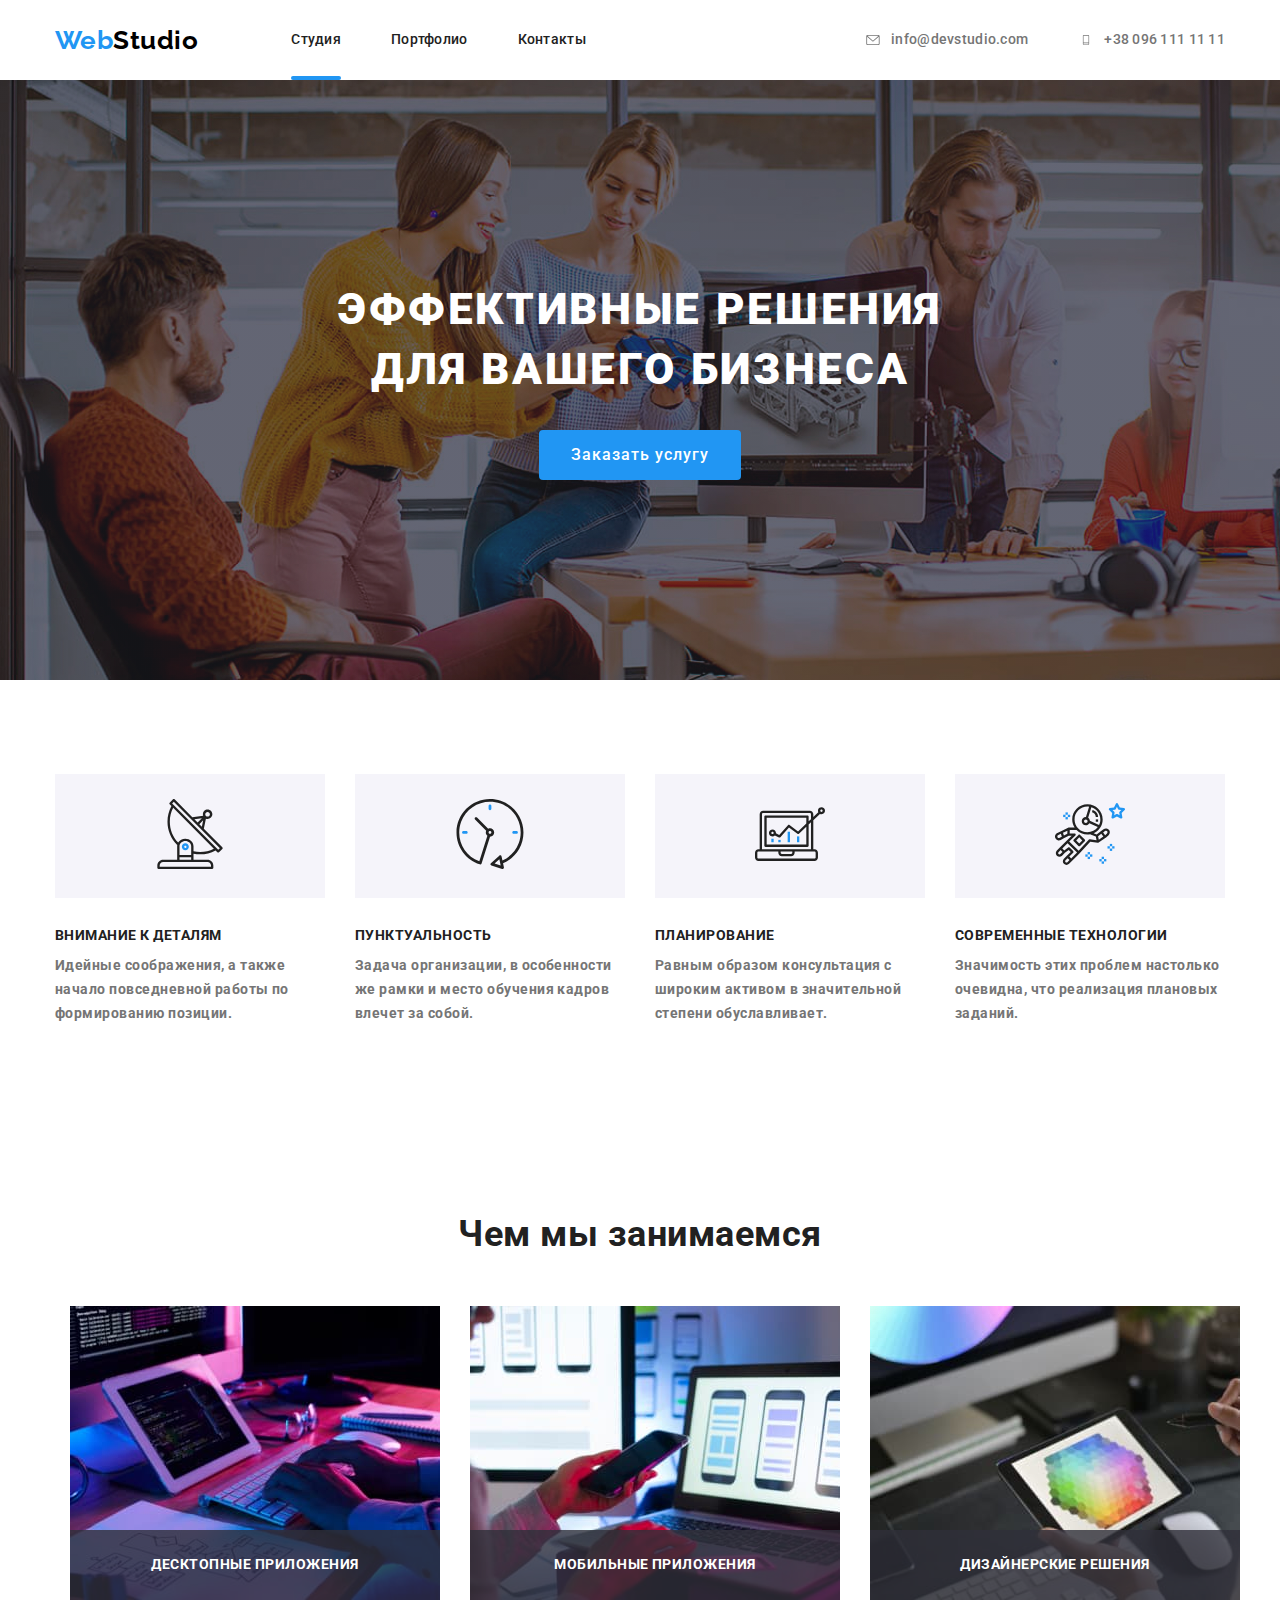
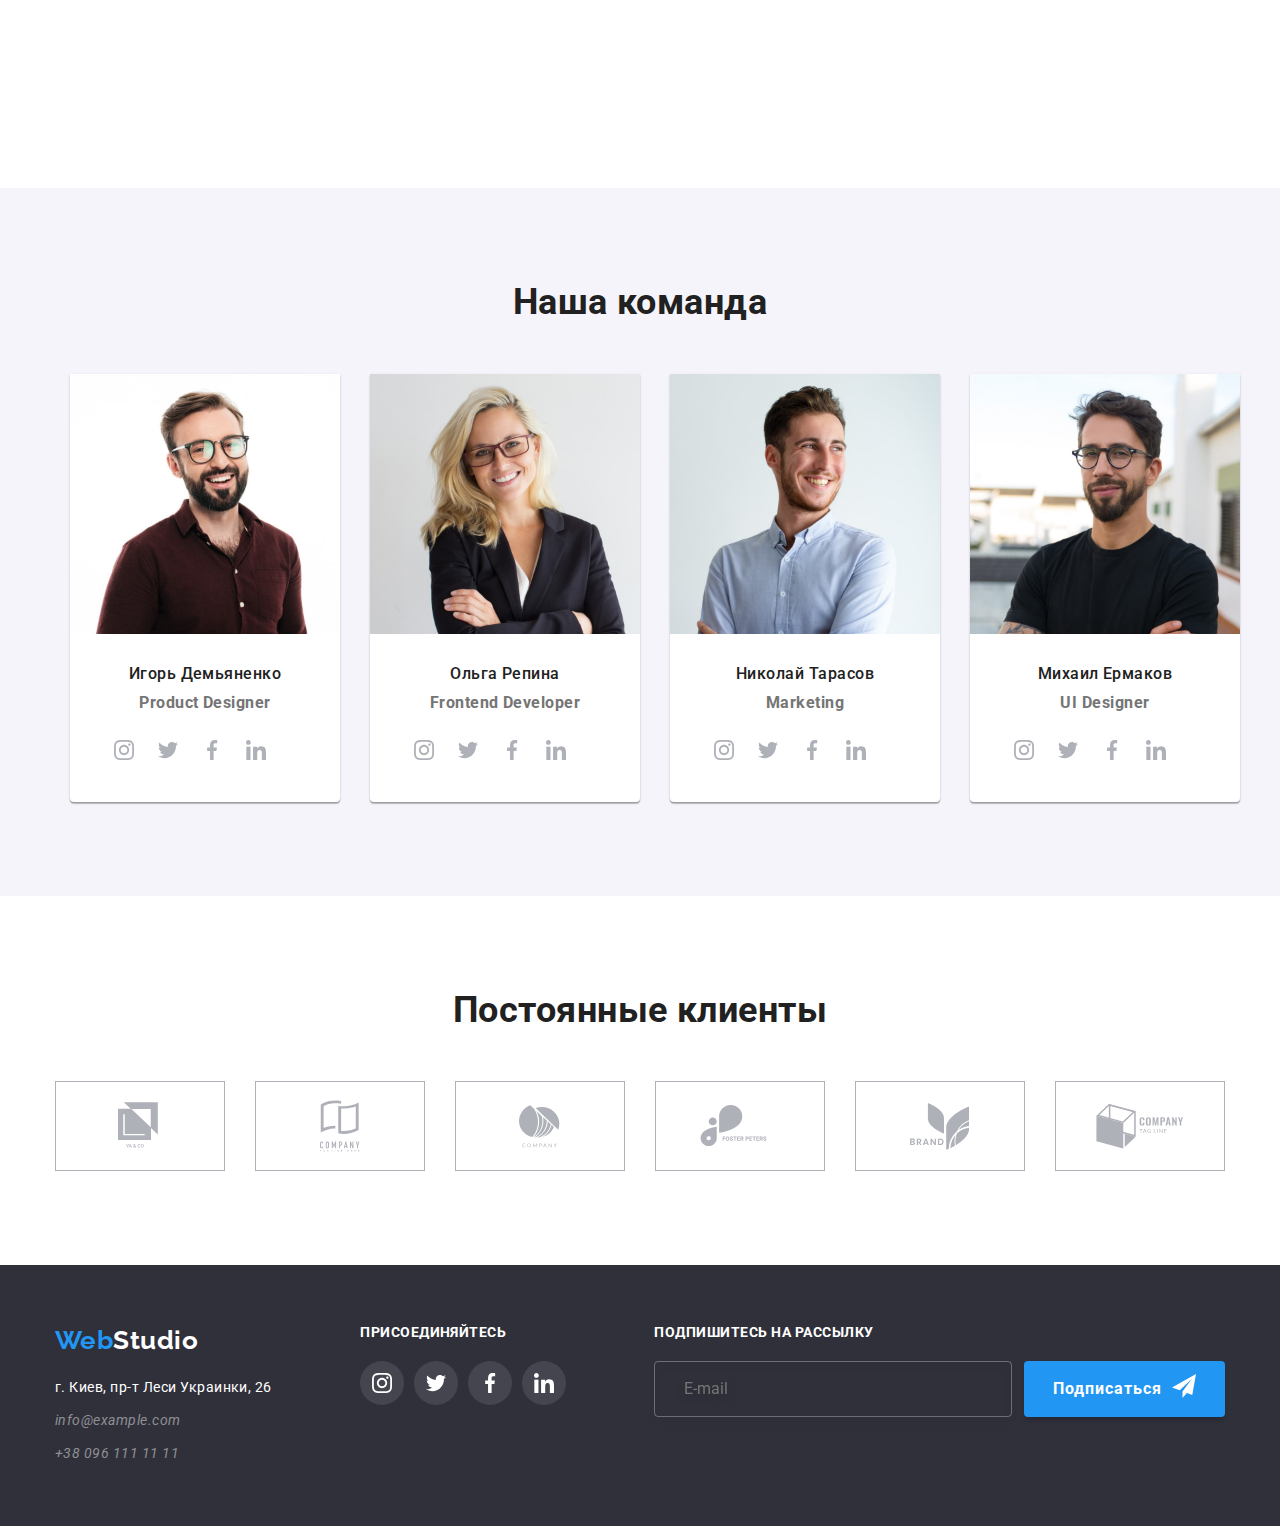
<file: index.html>
<!DOCTYPE html>
<html lang="en">
<head>
    <meta charset="UTF-8">
    <meta http-equiv="X-UA-Compatible" content="IE=edge">
    <meta name="viewport" content="width=device-width, initial-scale=1.0">
    <title>Document</title>
    <link rel="preconnect" href="https://fonts.gstatic.com">
    <link href="https://fonts.googleapis.com/css2?family=Raleway:wght@700&family=Roboto:wght@400;500;700;900&display=swap"
        rel="stylesheet">
    <link rel="stylesheet" href="./css/main.min.css">
</head>
<body>
    <!-- Header -->
    <header>
    <!-- Navigation -->
    <div class="container header-top">
        <nav class="main-nav">
            <!-- Logo -->
            <a href="./index.html" class="logo link"><span class="logo-blue">Web</span><span
                    class="logo-black">Studio</span></a>
            <ul class="navigation-list list">
                <li class="item"><a href="./index.html" class="nav-items link current">Студия</a></li>
                <li class="item"><a href="./portfolio.html" class="nav-items link">Портфолио</a></li>
                <li class="item"><a href="" class="nav-items link">Контакты</a></li>
            </ul>
        </nav>
        <!-- Contacts Email tel Top -->
        <ul class="contacts-top-list list">
            <li class="item">
                <a href="maito:info@devstudio.com" class="contacts-top-link link"> 
                <svg class="icon-top-contacts">
                    <use href="./images/svg/sprite.svg#letter"></use>
                </svg> info@devstudio.com</a>
            </li>
            <li class="item">
                <a href="tel:+380961111111" class="contacts-top-link link"> <svg class="icon-top-contacts">
                    <use href="./images/svg/sprite.svg#tel"></use>
                </svg>+38 096 111 11 11</a>
            </li>
        </ul>
    </div>
    </header>
    <!-- Main content -->
    <main>
        <!-- Banner -->
        <section>
            <div class="banner-section">
                <h1 class="banner-title">Эффективные решения <br> для вашего бизнеса</h1>
                <button type="button" class="button-studio button" data-modal-open>Заказать услугу</button>
            </div> 
        </section>
        <!-- Engage section -->
        <section>
            <div class="container section-container">
                <ul class="list engage">
                    <li class="item">
                        <div class="engage-section-icon">
                            <svg class="engage-vector-icon">
                                <use href="./images/svg/sprite.svg#antenna"></use>
                            </svg>
                        </div> 
                        <h3 class="engage-title">Внимание к деталям</h3>
                        <p class="engage-text">Идейные соображения, а также начало повседневной работы по формированию позиции.</p>
                    </li>
                    <li class="item">
                        <div class="engage-section-icon">
                            <svg class="engage-vector-icon">
                                <use href="./images/svg/sprite.svg#clock"></use>
                            </svg>
                        </div> 
                        <h3 class="engage-title">Пунктуальность</h3>
                        <p class="engage-text">Задача организации, в особенности же рамки и место обучения кадров влечет за собой.</p>
                    </li>
                    <li class="item">
                        <div class="engage-section-icon">
                            <svg class="engage-vector-icon">
                                <use href="./images/svg/sprite.svg#diagram"></use>
                            </svg>
                        </div> 
                        <h3 class="engage-title">Планирование</h3>
                        <p class="engage-text">Равным образом консультация с широким активом в значительной степени обуславливает.</p>
                    </li>
                    <li class="item">
                        <div class="engage-section-icon">
                            <svg class="engage-vector-icon">
                                <use href="./images/svg/sprite.svg#astronaut"></use>
                            </svg>
                        </div> 
                        <h3 class="engage-title">Современные технологии</h3>
                        <p class="engage-text">Значимость этих проблем настолько очевидна, что реализация плановых заданий.</p>
                    </li>
                </ul>
            </div>
        </section>
        <!-- Window Image section -->
        <section>
           <div class="container section-container">
                <h2 class="title">Чем мы занимаемся</h2>
                <ul class="list container img-item">
                    <li class="item img-item-window">
                        <img width="370" height="294" src="./images/prints.jpg" alt="prints">
                        <div class="window-text-img-section">
                            <p class="window-text-img">Десктопные приложения</p>
                        </div>
                    </li>
                    <li class="item img-item-window">
                        <img width="370" height="294" src="./images/telephone.jpg" alt="telephone">
                        <div class="window-text-img-section">
                            <p class="window-text-img">Мобильные приложения</p>
                        </div>
                    </li>
                    <li class="item img-item-window">
                        <img width="370" height="294" src="./images/hexagon.jpg" alt="hexagon">
                        <div class="window-text-img-section">
                            <p class="window-text-img">Дизайнерские решения</p>
                        </div>
                    </li>
                </ul>
           </div>
        </section>
        <!-- Our team -->
        <section class="our-squad">
            <div class="container section-container">
                <h2 class="title">Наша команда</h2>
                <ul class="list container our-team">
                    <li class="item">
                        <img width="270" height="260" src="./images/igor-demianenko.jpg" alt="Игорь Демьяненко">
                        <div class="team-section-bottom">
                            <h3 class="full-name-title">Игорь Демьяненко</h3>
                            <p class="profession-team">Product Designer</p>
                            <ul class="list social-link-list">
                                <li>
                                    <a href="" class="social-link link">
                                        <svg class="social-link-icon">
                                            <use href="./images/svg/sprite.svg#instagram"></use>
                                        </svg>
                                    </a>
                                </li>
                                <li>
                                    <a href="" class="social-link link">
                                        <svg class="social-link-icon">
                                            <use href="./images/svg/sprite.svg#twitter"></use>
                                        </svg>
                                    </a>
                                </li>
                                <li>
                                    <a href="" class="social-link link">
                                        <svg class="social-link-icon">
                                            <use href="./images/svg/sprite.svg#facebook"></use>
                                        </svg>
                                    </a>
                                </li>
                                <li>
                                    <a href="" class="social-link link">
                                        <svg class="social-link-icon">
                                            <use href="./images/svg/sprite.svg#linkedin"></use>
                                        </svg>
                                    </a>
                                </li>
                            </ul>
                        </div>
                    </li>
                    <li class="item">
                        <img width="270" height="260" src="./images/olga-repina.jpg" alt="Ольга Репина">
                        <div class="team-section-bottom">
                            <h3 class="full-name-title">Ольга Репина</h3>
                            <p class="profession-team">Frontend Developer</p>
                            <ul class="list social-link-list">
                                <li>
                                    <a href="" class="social-link link">
                                        <svg class="social-link-icon">
                                            <use href="./images/svg/sprite.svg#instagram"></use>
                                        </svg>
                                    </a>
                                </li>
                                <li>
                                    <a href="" class="social-link link">
                                        <svg class="social-link-icon">
                                            <use href="./images/svg/sprite.svg#twitter"></use>
                                        </svg>
                                    </a>
                                </li>
                                <li>
                                    <a href="" class="social-link link">
                                        <svg class="social-link-icon">
                                            <use href="./images/svg/sprite.svg#facebook"></use>
                                        </svg>
                                    </a>
                                </li>
                                <li>
                                    <a href="" class="social-link link">
                                        <svg class="social-link-icon">
                                            <use href="./images/svg/sprite.svg#linkedin"></use>
                                        </svg>
                                    </a>
                                </li>
                            </ul>
                        </div>
                    </li>
                    <li class="item">
                        <img width="270" height="260" src="./images/nikolai-tarasov.jpg" alt="Николай Тарасов">
                        <div class="team-section-bottom">
                            <h3 class="full-name-title">Николай Тарасов</h3>
                            <p class="profession-team">Marketing</p>
                            <ul class="list social-link-list">
                                <li>
                                    <a href="" class="social-link link">
                                        <svg class="social-link-icon">
                                            <use href="./images/svg/sprite.svg#instagram"></use>
                                        </svg>
                                    </a>
                                </li>
                                <li>
                                    <a href="" class="social-link link">
                                        <svg class="social-link-icon">
                                            <use href="./images/svg/sprite.svg#twitter"></use>
                                        </svg>
                                    </a>
                                </li>
                                <li>
                                    <a href="" class="social-link link">
                                        <svg class="social-link-icon">
                                            <use href="./images/svg/sprite.svg#facebook"></use>
                                        </svg>
                                    </a>
                                </li>
                                <li>
                                    <a href="" class="social-link link">
                                        <svg class="social-link-icon">
                                            <use href="./images/svg/sprite.svg#linkedin"></use>
                                        </svg>
                                    </a>
                                </li>
                            </ul>
                        </div>
                    </li>
                    <li class="item">
                        <img width="270" height="260" src="./images/mikhail-ermakov.jpg" alt="Михаил Ермаков">
                        <div class="team-section-bottom">
                            <h3 class="full-name-title">Михаил Ермаков</h3>
                            <p class="profession-team">UI Designer</p>
                            <ul class="list social-link-list">
                                <li>
                                    <a href="" class="social-link link">
                                        <svg class="social-link-icon">
                                            <use href="./images/svg/sprite.svg#instagram"></use>
                                        </svg>
                                    </a>
                                </li>
                                <li>
                                    <a href="" class="social-link link">
                                        <svg class="social-link-icon">
                                            <use href="./images/svg/sprite.svg#twitter"></use>
                                        </svg>
                                    </a>
                                </li>
                                <li>
                                    <a href="" class="social-link link">
                                        <svg class="social-link-icon">
                                            <use href="./images/svg/sprite.svg#facebook"></use>
                                        </svg>
                                    </a>
                                </li>
                                <li>
                                    <a href="" class="social-link link">
                                        <svg class="social-link-icon">
                                            <use href="./images/svg/sprite.svg#linkedin"></use>
                                        </svg>
                                    </a>
                                </li>
                            </ul>
                        </div>
                    </li>
                </ul>
            </div>
        </section>
        <!-- Regular client section -->
        <section>
            <div class="container section-container">
                <h2 class="title">Постоянные клиенты</h2>
                <ul class="list regular-client">
                    <li class="regular-client-item">
                        <a href="" class="link regular-client-link">
                            <svg width="44" height="49" class="regular-client-icon">
                                <use href="./images/svg/sprite.svg#client-1"></use>
                            </svg>
                        </a>
                    </li>
                    <li class="regular-client-item ">
                        <a href="" class="link regular-client-link">
                            <svg width="40" height="52" class="regular-client-icon">
                                <use href="./images/svg/sprite.svg#client-2"></use>
                            </svg>                            
                        </a> 
                    </li>
                    <li class="regular-client-item"> 
                        <a href="" class="link regular-client-link" >
                            <svg width="41" height="53" class="regular-client-icon"> 
                                <use href="./images/svg/sprite.svg#client-3"></use>
                            </svg>
                        </a> 
                    </li>
                    <li class="regular-client-item">
                        <a href="" class="link regular-client-link">
                            <svg width="80" height="42" class="regular-client-icon">
                                <use href="./images/svg/sprite.svg#client-4"></use>
                            </svg>
                        </a> 
                    </li>
                    <li class="regular-client-item">
                        <a href="" class="link regular-client-link">
                            <svg width="59" height="47" class="regular-client-icon">
                                <use href="./images/svg/sprite.svg#client-5"></use>
                            </svg>
                        </a> 
                    </li>
                    <li class="regular-client-item">
                        <a href="" class="link regular-client-link">
                            <svg width="88" height="45" class="regular-client-icon">
                                <use href="./images/svg/sprite.svg#client-6"></use>
                            </svg>
                        </a> 
                    </li>
                </ul>
            </div>
        </section>
    </main>
    <!-- Footer -->
    <footer class="footer">
        <div class="container footer-address-container">
            <div>
                <!-- Logo -->
                <a href="./index.html" class="logo link"><span class="logo-blue">Web</span><span class="logo-white">Studio</span></a>
                <address>
                    <p class="footer-address-text">г. Киев, пр-т Леси Украинки, 26</p>
                    <ul class="footer-address-list list">
                        <li class="item">
                            <a href="maito:info@example.com" class="footer-address-link link">info@example.com</a>
                        </li>
                        <li class="item">
                            <a href="tel:+380961111111" class="footer-address-link link">+38 096 111 11 11</a>
                        </li>
                    </ul>
                </address>
            </div>
            <div class="social-link-footer-section">
                <h2 class="title-footer-social">присоединяйтесь</h2>
                <ul class="list social-link-list-footer">
                    <li class="social-item-footer">
                        <a href="" class="social-link-footer link">
                            <svg class="social-link-icon-footer">
                                <use href="./images/svg/sprite.svg#instagram"></use>
                            </svg>
                        </a>
                    </li>
                    <li class="social-item-footer">
                        <a href="" class="social-link-footer link">
                            <svg class="social-link-icon-footer">
                                <use href="./images/svg/sprite.svg#twitter"></use>
                            </svg>
                        </a>
                    </li>
                    <li class="social-item-footer">
                        <a href="" class="social-link-footer link">
                            <svg class="social-link-icon-footer">
                                <use href="./images/svg/sprite.svg#facebook"></use>
                            </svg>
                        </a>
                    </li>
                    <li class="social-item-footer">
                        <a href="" class="social-link-footer link">
                            <svg class="social-link-icon-footer">
                                <use href="./images/svg/sprite.svg#linkedin"></use>
                            </svg>
                        </a>
                    </li>
                </ul>
            </div>
            <div class="footer-form-section">
                <h2 class="title-footer-social">Подпишитесь на рассылку</h2>
                <form action="#" class="footer-form-section-input">
                    <input type="email" name="user-email" class="footer-form-input" placeholder="E-mail">
                    <button type="button" class="footer-input-img-tw button">Подписаться
                        <svg width="24" height="24" class="footer-input-tw">
                            <use href="./images/svg/sprite.svg#twitter-send"></use>
                        </svg>
                    </button>
                </form>                
            </div>
        </div>        
    </footer>

    <div class="backdrop is-hidden" data-modal>
        <div class="modal">
            <button type="button" class="modal-close-btn" data-modal-close>
                <svg class="modal-close-img" width="18" height="18">
                    <use href="./images/svg/sprite.svg#close-back"></use>
                </svg>
            </button>
            <h2 class="modal-title">Оставьте свои данные, мы вам перезвоним</h2>
            <form action="#" class="modal-form">
                <label class="modal-form-field">
                    Имя
                    <span class="modal-form-input-wrapper">
                        <input type="text" name="user-name" class="modal-form-input">
                        <svg width="18" height="18" class="modal-form-icon">
                            <use href="./images/svg/sprite.svg#modal-person"></use>
                        </svg>
                    </span>
                </label>
                    <label class="modal-form-field">
                        Телефон
                        <span class="modal-form-input-wrapper">
                            <input type="tel" name="user-tel" class="modal-form-input">
                            <svg width="18" height="18" class="modal-form-icon">
                                <use href="./images/svg/sprite.svg#modal-phone"></use>
                            </svg>
                        </span>
                    </label>
                    <label class="modal-form-field">
                        Почта
                        <span class="modal-form-input-wrapper">
                            <input type="email" name="user-email" class="modal-form-input">
                            <svg width="18" height="18" class="modal-form-icon">
                                <use href="./images/svg/sprite.svg#modal-email"></use>
                            </svg>
                        </span>
                    </label>
                <label class="modal-form-field margin-modal">
                    Комментарий
                    <textarea name="feedback" placeholder="Введите текст" class="modal-form-message"></textarea>
                </label>                
                <input id="user-term" type="checkbox" name="terms-agreement" class="modal-form-term visually-hidden"/>
                <label for="user-term" class="modal-form-term-desc">Соглашаюсь с рассылкой и принимаю<a href="" class="modal-form-term-desc-link">Условия договора</a></label>
                <button type="submit" class="modal-btn-submit button">Отправить</button>
            </form>
        </div>        
    </div>
    <script src="./js/modal.js"></script>
</body>
</html>
</file>
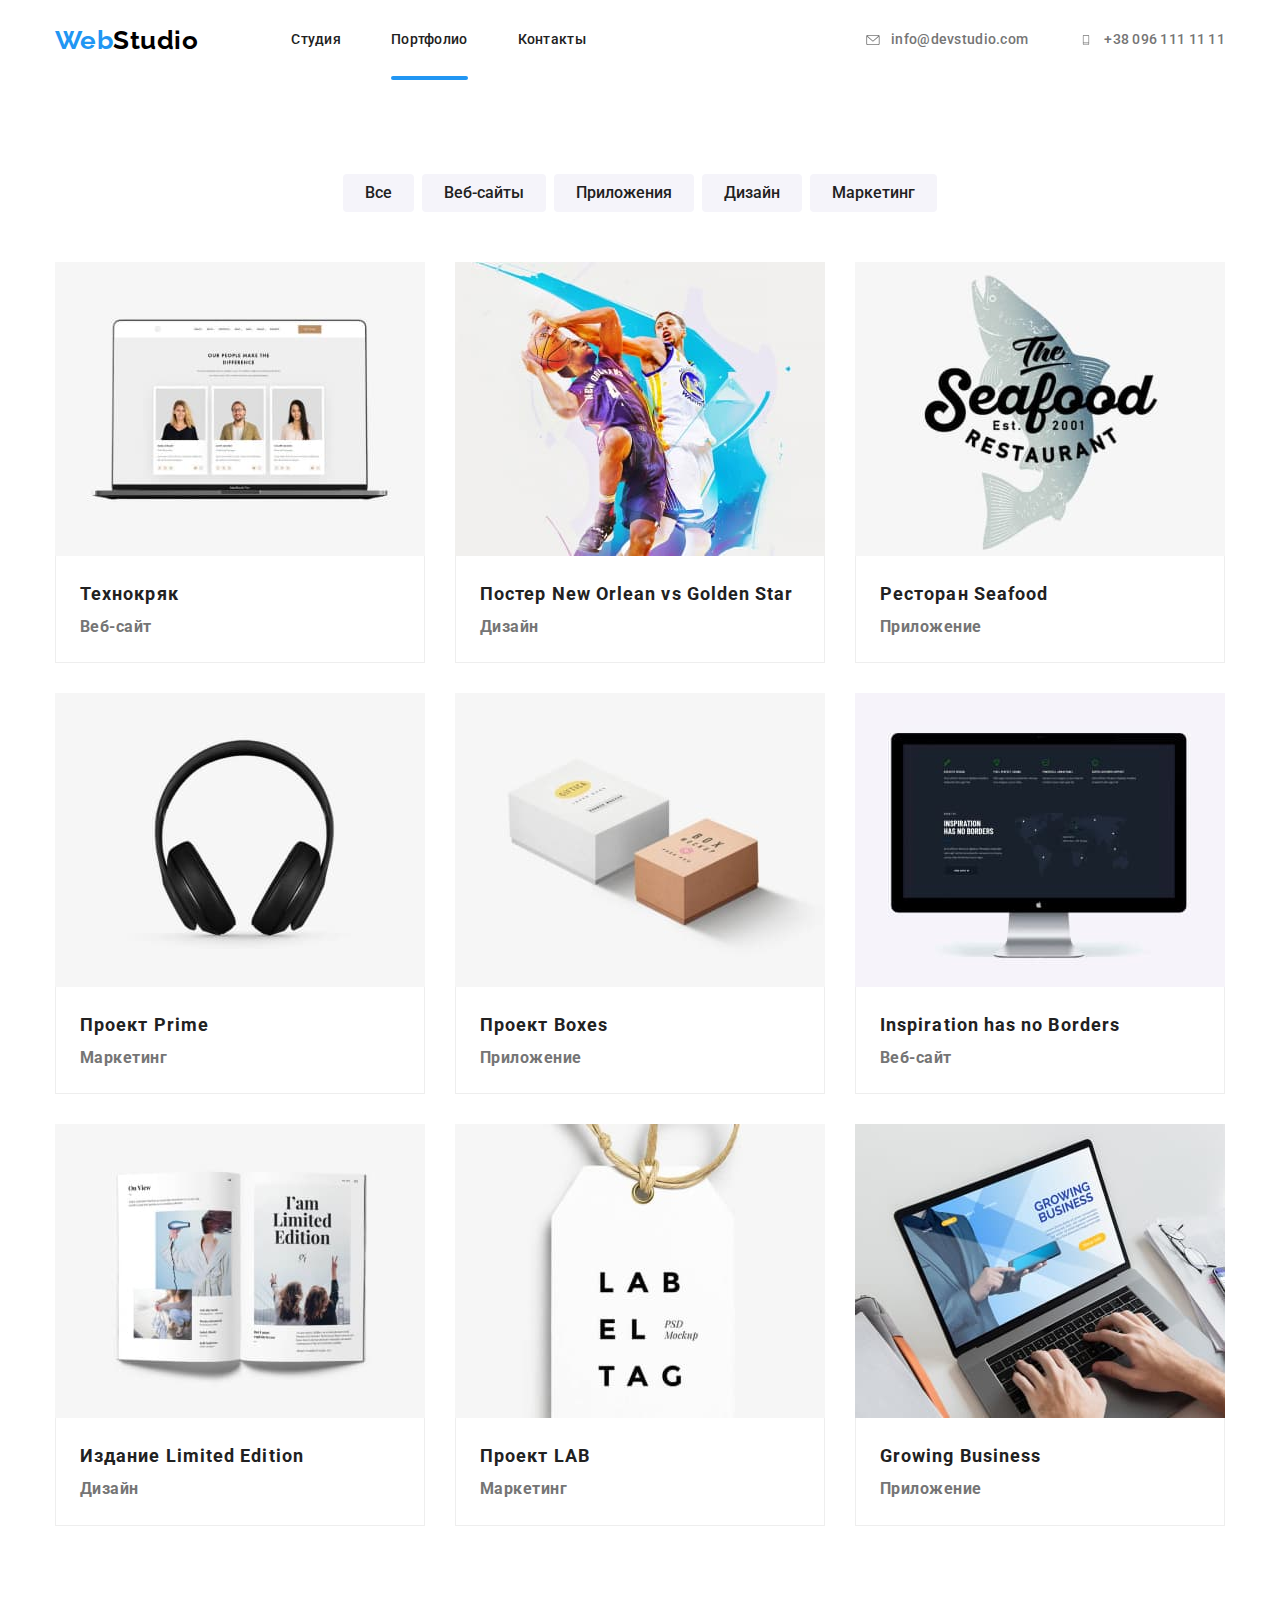
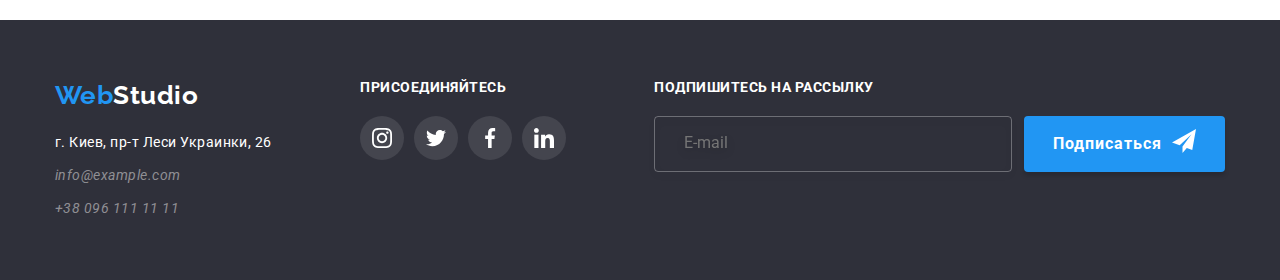
<file: portfolio.html>
<!DOCTYPE html>
<html lang="en">

<head>
    <meta charset="UTF-8">
    <meta http-equiv="X-UA-Compatible" content="IE=edge">
    <meta name="viewport" content="width=device-width, initial-scale=1.0">
    <title>Document</title>
    <link rel="preconnect" href="https://fonts.gstatic.com">
    <link
        href="https://fonts.googleapis.com/css2?family=Raleway:wght@700&family=Roboto:wght@400;500;700;900&display=swap"
        rel="stylesheet">
    <link rel="stylesheet" href="./css/portfolio.min.css">
</head>

<body>
    <!-- Header portfolio -->
    <header>
        <!-- Navigation -->
        <div class="container header-top">
            <nav class="main-nav">
                <!-- Logo -->
                <a href="./index.html" class="logo link"><span class="logo-blue">Web</span><span
                        class="logo-black">Studio</span></a>
                <ul class="navigation-list list">
                    <li class="item"><a href="./index.html" class="nav-items link">Студия</a></li>
                    <li class="item"><a href="./portfolio.html" class="nav-items link current">Портфолио</a></li>
                    <li class="item"><a href="" class="nav-items link">Контакты</a></li>
                </ul>
            </nav>
            <!-- Contacts Email tel Top -->
            <ul class="contacts-top-list list">
                <li class="item">
                    <a href="maito:info@devstudio.com" class="contacts-top-link link">
                        <svg class="icon-top-contacts">
                            <use href="./images/svg/sprite.svg#letter"></use>
                        </svg> info@devstudio.com</a>
                </li>
                <li class="item">
                    <a href="tel:+380961111111" class="contacts-top-link link"> <svg class="icon-top-contacts">
                            <use href="./images/svg/sprite.svg#tel"></use>
                        </svg>+38 096 111 11 11</a>
                </li>
            </ul>
        </div>
    </header>
    <!-- Main content portfolio-->
    <main>
        <!-- <h1 class="title-portfolio">Все работы студии</h1> -->
        <div>
            <ul class="list container btn-list">
                <li class="item"><button type="button" class="btn-portfolio button">Все</button></li>
                <li class="item"><button type="button" class="btn-portfolio button">Веб-сайты</button></li>
                <li class="item"><button type="button" class="btn-portfolio button">Приложения</button></li>
                <li class="item"><button type="button" class="btn-portfolio button">Дизайн</button></li>
                <li class="item"><button type="button" class="btn-portfolio button">Маркетинг</button></li>
            </ul>
        </div>
        <section>
            <!-- <h2 class="title-portfolio">Наше портфолио</h2> -->
            <div class="container">
                <ul class="list best-work">
                    <li class="item list best-work-item">
                        <a href="" class="link best-work-link">
                            <div class="pop-up-window-section">
                                <img width="370" height="294" src="./images/Portfolio/technokrak.jpg" alt="Технокряк">
                                <p class="pop-up-window">
                                    Технокряк это современная площадка распространения коронавируса. Компании используют эту платформу для цифрового
                                    шпионажа и атак на защищённые сервера конкурентов.
                                </p>
                            </div>
                            <div class="container-title-text">
                                <h3 class="our-work-title">Технокряк</h3>
                                <p class="our-work-text">Веб-сайт</p>
                            </div>                            
                        </a>                        
                    </li>
                    <li class="item list best-work-item">
                        <a href="" class="link best-work-link">
                            <div class="pop-up-window-section">
                                <img width="370" height="294" src="./images/Portfolio/poster.jpg" alt="Постер New Orlean vs Golden Star">
                                <p class="pop-up-window">
                                    Технокряк это современная площадка распространения коронавируса. Компании используют эту платформу для цифрового
                                    шпионажа и атак на защищённые сервера конкурентов.
                                </p>
                            </div>
                            <div class="container-title-text">
                                <h3 class="our-work-title">Постер New Orlean vs Golden Star</h3>
                                <p class="our-work-text">Дизайн</p>
                            </div class="container-title-text">
                        </a>
                    </li>
                    <li class="item list best-work-item">
                        <a href="" class="link best-work-link">
                            <div class="pop-up-window-section">
                                <img width="370" height="294" src="./images/Portfolio/seafood.jpg" alt="Ресторан Seafood">
                                <p class="pop-up-window">
                                    Технокряк это современная площадка распространения коронавируса. Компании используют эту платформу для цифрового
                                    шпионажа и атак на защищённые сервера конкурентов.
                                </p>
                            </div>
                            <div class="container-title-text">
                                <h3 class="our-work-title">Ресторан Seafood</h3>
                                <p class="our-work-text">Приложение</p>
                            </div>
                        </a>
                    </li>
                    <li class="item list best-work-item">
                        <a href="" class="link best-work-link">
                            <div class="pop-up-window-section">
                                <img width="370" height="294" src="./images/Portfolio/prime.jpg" alt="Проект Prime">
                                <p class="pop-up-window">
                                    Технокряк это современная площадка распространения коронавируса. Компании используют эту платформу для цифрового
                                    шпионажа и атак на защищённые сервера конкурентов.
                                </p>
                            </div>
                            <div class="container-title-text">
                                <h3 class="our-work-title">Проект Prime</h3>
                                <p class="our-work-text">Маркетинг</p>
                            </div> 
                        </a>
                    </li>
                    <li class="item list best-work-item">
                        <a href="" class="link best-work-link">
                            <div class="pop-up-window-section">
                                <img width="370" height="294" src="./images/Portfolio/boxes.jpg" alt="Проект Boxes">
                                <p class="pop-up-window">
                                    Технокряк это современная площадка распространения коронавируса. Компании используют эту платформу для цифрового
                                    шпионажа и атак на защищённые сервера конкурентов.
                                </p>
                            </div>
                            <div class="container-title-text">
                                <h3 class="our-work-title">Проект Boxes</h3>
                                <p class="our-work-text">Приложение</p>
                            </div class="container-title-text"> 
                        </a>
                    </li>
                    <li class="item list best-work-item">
                        <a href="" class="link best-work-link">
                            <div class="pop-up-window-section">
                                <img width="370" height="294" src="./images/Portfolio/inspiration.jpg" alt="Inspiration has no Borders">
                                <p class="pop-up-window">
                                    Технокряк это современная площадка распространения коронавируса. Компании используют эту платформу для цифрового
                                    шпионажа и атак на защищённые сервера конкурентов.
                                </p>
                            </div>
                            <div class="container-title-text">
                                <h3 class="our-work-title">Inspiration has no Borders</h3>
                                <p class="our-work-text">Веб-сайт</p>
                            </div> 
                        </a>
                    </li>
                    <li class="item list best-work-item">
                        <a href="" class="link best-work-link">
                            <div class="pop-up-window-section">
                                <img width="370" height="294" src="./images/Portfolio/limited-edition.jpg" alt="Издание Limited Edition">
                                <p class="pop-up-window">
                                    Технокряк это современная площадка распространения коронавируса. Компании используют эту платформу для цифрового
                                    шпионажа и атак на защищённые сервера конкурентов.
                                </p>
                            </div>
                            <div class="container-title-text">
                                <h3 class="our-work-title">Издание Limited Edition</h3>
                                <p class="our-work-text">Дизайн</p>
                            </div> 
                        </a>
                    </li>
                    <li class="item list best-work-item">
                        <a href="" class="link best-work-link">
                            <div class="pop-up-window-section">
                                <img width="370" height="294" src="./images/Portfolio/lab.jpg" alt="Проект LAB">
                                <p class="pop-up-window">
                                    Технокряк это современная площадка распространения коронавируса. Компании используют эту платформу для цифрового
                                    шпионажа и атак на защищённые сервера конкурентов.
                                </p>
                            </div>
                            <div class="container-title-text" class="container-title-text">
                                <h3 class="our-work-title">Проект LAB</h3>
                                <p class="our-work-text">Маркетинг</p>
                            </div> 
                        </a>
                    </li>
                    <li class="item list best-work-item">
                        <a href="" class="link best-work-link">
                            <div class="pop-up-window-section">
                                <img width="370" height="294" src="./images/Portfolio/growing.jpg" alt="Growing Business">
                                <p class="pop-up-window">
                                    Технокряк это современная площадка распространения коронавируса. Компании используют эту платформу для цифрового
                                    шпионажа и атак на защищённые сервера конкурентов.
                                </p>
                            </div>
                            <div class="container-title-text">
                                <h3 class="our-work-title">Growing Business</h3>
                                <p class="our-work-text">Приложение</p>
                            </div> 
                        </a>
                    </li>
                </ul>
            </div>
        </section>
    </main>
    <!-- Footer -->
    <footer class="footer">
        <div class="container footer-address-container">
            <div>
                <!-- Logo -->
                <a href="./index.html" class="logo link"><span class="logo-blue">Web</span><span
                        class="logo-white">Studio</span></a>
                <address>
                    <p class="footer-address-text">г. Киев, пр-т Леси Украинки, 26</p>
                    <ul class="footer-address-list list">
                        <li class="item">
                            <a href="maito:info@example.com" class="footer-address-link link">info@example.com</a>
                        </li>
                        <li class="item">
                            <a href="tel:+380961111111" class="footer-address-link link">+38 096 111 11 11</a>
                        </li>
                    </ul>
                </address>
            </div>
            <div class="social-link-footer-section">
                <h2 class="title-footer-social">присоединяйтесь</h2>
                <ul class="list social-link-list-footer">
                    <li class="social-item-footer">
                        <a href="" class="social-link-footer link">
                            <svg class="social-link-icon-footer">
                                <use href="./images/svg/sprite.svg#instagram"></use>
                            </svg>
                        </a>
                    </li>
                    <li class="social-item-footer">
                        <a href="" class="social-link-footer link">
                            <svg class="social-link-icon-footer">
                                <use href="./images/svg/sprite.svg#twitter"></use>
                            </svg>
                        </a>
                    </li>
                    <li class="social-item-footer">
                        <a href="" class="social-link-footer link">
                            <svg class="social-link-icon-footer">
                                <use href="./images/svg/sprite.svg#facebook"></use>
                            </svg>
                        </a>
                    </li>
                    <li class="social-item-footer">
                        <a href="" class="social-link-footer link">
                            <svg class="social-link-icon-footer">
                                <use href="./images/svg/sprite.svg#linkedin"></use>
                            </svg>
                        </a>
                    </li>
                </ul>
            </div>
            <div class="footer-form-section">
                <h2 class="title-footer-social">Подпишитесь на рассылку</h2>
                <form action="#" class="footer-form-section-input">
                    <input type="email" name="user-email" class="footer-form-input" placeholder="E-mail">
                    <button type="button" class="footer-input-img-tw button">Подписаться
                        <svg width="24" height="24" class="footer-input-tw">
                            <use href="./images/svg/sprite.svg#twitter-send"></use>
                        </svg>
                    </button>
                </form>
            </div>
        </div>
    </footer>
</body>
</html>
</file>
<file: css/main.min.css>
:root{--title-text-color: #212121;--accent-color: #2196f3;--all-text-color: #757575;--primary-white-color: #ffffff;--primary-black-color: #000000;--contacts-bottom-color: #8f8f94;--footer-background-color: #2f303a;--our-team-color: #f5f4fa}.visually-hidden{position:absolute !important;clip:rect(1px 1px 1px 1px);clip:rect(1px, 1px, 1px, 1px);padding:0 !important;border:0 !important;height:1px !important;width:1px !important;overflow:hidden}/*! modern-normalize v1.0.0 | MIT License | https://github.com/sindresorhus/modern-normalize */*,*::before,*::after{box-sizing:border-box}:root{-moz-tab-size:4;tab-size:4}html{line-height:1.15;-webkit-text-size-adjust:100%}body{margin:0}body{font-family:system-ui,-apple-system,"Segoe UI",Roboto,Helvetica,Arial,sans-serif,"Apple Color Emoji","Segoe UI Emoji"}hr{height:0;color:inherit}abbr[title]{text-decoration:underline dotted}b,strong{font-weight:bolder}code,kbd,samp,pre{font-family:ui-monospace, SFMono-Regular, Consolas, "Liberation Mono", Menlo, monospace;font-size:1em}small{font-size:80%}sub,sup{font-size:75%;line-height:0;position:relative;vertical-align:baseline}sub{bottom:-0.25em}sup{top:-0.5em}table{text-indent:0;border-color:inherit}button,input,optgroup,select,textarea{font-family:inherit;font-size:100%;line-height:1.15;margin:0}button,select{text-transform:none}button,[type="button"],[type="reset"],[type="submit"]{-webkit-appearance:button}::-moz-focus-inner{border-style:none;padding:0}:-moz-focusring{outline:1px dotted ButtonText}:-moz-ui-invalid{box-shadow:none}legend{padding:0}progress{vertical-align:baseline}::-webkit-inner-spin-button,::-webkit-outer-spin-button{height:auto}[type="search"]{-webkit-appearance:textfield;outline-offset:-2px}::-webkit-search-decoration{-webkit-appearance:none}::-webkit-file-upload-button{-webkit-appearance:button;font:inherit}summary{display:list-item}h1,h2,h3,h4,h5,h6,p{margin:0}ul,ol{margin:0;padding:0}.link{text-decoration:none}.list{list-style:none;padding:0;margin:0}.address{font-style:normal}img{display:block}body{background-color:var(--primary-white-color);font-family:"Roboto", sans-serif;font-weight:700;letter-spacing:0.03em}.container{width:1200px;padding-left:15px;padding-right:15px;margin:0 auto}.button{cursor:pointer;font-family:inherit;font-weight:500;font-size:16px;line-height:1.6;text-align:center;border-radius:4px;border:none}.button-studio{background-color:var(--accent-color);color:var(--primary-white-color);font-size:16px;line-height:1.9;display:flex;align-items:center;text-align:center;letter-spacing:0.06em;padding:10px 32px;display:block;margin:0 auto}.btn-portfolio{color:var(--title-text-color);background-color:var(--our-team-color);padding:6px 22px}.btn-portfolio:hover{color:var(--primary-white-color);background-color:var(--accent-color)}.btn-list{padding-top:94px;display:flex;margin-bottom:50px;justify-content:center}.btn-list .item+.item{margin-left:8px}.section-container{padding-top:94px;padding-bottom:94px}.backdrop{position:fixed;top:0;left:0;width:100vw;height:100vh;background-color:rgba(0,0,0,0.2);transition:opacity 250ms cubic-bezier(0.4, 0, 0.2, 1),visibility 250ms cubic-bezier(0.4, 0, 0.2, 1),pointer-events 250ms cubic-bezier(0.4, 0, 0.2, 1)}.modal{width:528px;padding:40px;background-color:#ffffff;box-shadow:0px 1px 3px rgba(0,0,0,0.12),0px 1px 1px rgba(0,0,0,0.14),0px 2px 1px rgba(0,0,0,0.2);border-radius:4px;position:absolute;top:50%;left:50%;transform:translate(-50%, -50%)}.modal-close-btn{display:flex;justify-content:center;align-items:center;width:30px;height:30px;background-color:#ffffff;border:1px solid rgba(0,0,0,0.1);border-radius:50%;position:absolute;top:8px;right:8px;cursor:pointer}.modal-close-btn:hover,.modal-close-btn:focus{fill:var(--accent-color)}.modal-title{font-weight:bold;font-size:20px;line-height:23px;text-align:center;color:var(--title-text-color);margin-bottom:12px}.modal-form{display:flex;flex-direction:column}.modal-form-field{font-weight:400;font-size:12px;line-height:1.67;letter-spacing:0.01em;color:#757575}.modal-form-input-wrapper{position:relative;display:block}.modal-form-input{display:inline-block;width:100%;height:40px;margin-top:4px;border:1px solid rgba(33,33,33,0.2);border-radius:4px;padding-left:42px;padding-top:12px;padding-bottom:12px;transition:all 250ms cubic-bezier(0.4, 0, 0.2, 1)}.modal-form-input:focus{outline:none;border-color:var(--accent-color)}.modal-form-icon{position:absolute;top:35%;left:12px;display:block;transition:all 250ms cubic-bezier(0.4, 0, 0.2, 1)}.modal-form-input:focus+.modal-form-icon{fill:var(--accent-color)}.is-hidden{opacity:0;visibility:hidden;pointer-events:none}.modal-form-message{width:100%;height:120px;padding:12px 16px;border:1px solid rgba(33,33,33,0.2);border-radius:4px;resize:none}.modal-form-message:focus{outline:none;border-color:var(--accent-color)}.modal-form-field.margin-modal{margin-bottom:20px}.modal-form-term-desc{font-weight:400;font-size:14px;line-height:1.71;color:var(--all-text-color);display:flex;align-items:center;justify-content:center;background-repeat:no-repeat;background-size:cover}.modal-form-term-desc::before{display:block;content:"";width:16px;height:15px;border:1px solid #000000;box-shadow:0px 4px 4px rgba(0,0,0,0.25);border-radius:4px;margin-right:10px}.modal-form-term:checked+.modal-form-term-desc::before{background-image:url("../images/svg/modal-icon/modal-checkbox-on.svg");border:none}.modal-form-term-desc-link{color:var(--accent-color)}.modal-btn-submit{width:200px;height:50px;margin-top:40px;margin-left:auto;margin-right:auto;color:#ffffff;background-color:var(--accent-color)}.title{color:var(--title-text-color);font-size:36px;line-height:1.16;text-align:center;margin-bottom:50px}.header-top{display:flex;align-items:center}.main-nav{display:flex;align-items:center}.logo{font-family:"Raleway", sans-serif;font-weight:bold;font-size:26px;line-height:1.19}.logo .logo-blue{color:var(--accent-color)}.logo .logo-black{color:var(--primary-black-color)}.logo .logo-white{color:var(--primary-white-color)}.navigation-list{display:flex;margin-left:93px}.navigation-list .item{margin-right:50px;position:relative}.navigation-list .item:last-child{margin-right:0}.navigation-list .nav-items{padding-top:32px;padding-bottom:32px;display:block;color:var(--title-text-color);font-weight:500;font-size:14px;line-height:1.14;letter-spacing:0.02em;transition:color 250ms cubic-bezier(0.4, 0, 0.2, 1)}.navigation-list .nav-items:hover,.navigation-list .nav-items:focus{color:var(--accent-color)}.navigation-list .nav-items::after{content:"";display:block;width:0;height:4px;background-color:var(--accent-color);border-radius:2px;position:absolute;bottom:0;right:0}.navigation-list .nav-items .current{color:var(--accent-color)}.navigation-list .nav-items.current::after{width:100%}.contacts-top-list{display:flex;margin-left:auto}.contacts-top-list .item+.item{margin-left:50px}.contacts-top-link{display:flex;color:var(--all-text-color);font-style:normal;font-weight:500;font-size:14px;line-height:1.14;letter-spacing:0.02em;align-items:center;transition:color 250ms cubic-bezier(0.4, 0, 0.2, 1)}.contacts-top-link:hover,.contacts-top-link:focus{color:var(--accent-color);fill:var(--accent-color)}.icon-top-contacts{fill:#757575;width:16px;height:10px;margin-right:10px;transition:fill 250ms cubic-bezier(0.4, 0, 0.2, 1)}.icon-top-contacts:hover,.icon-top-contacts:focus{color:var(--accent-color);fill:var(--accent-color)}.contacts-top-link:hover .icon-top-contacts,.contacts-top-link:focus .icon-top-contacts{fill:var(--accent-color)}.banner-section{background-color:var(--footer-background-color);background-image:linear-gradient(rgba(47,48,58,0.4), rgba(47,48,58,0.4)),url("../images/hero/hero.jpg");margin:0 auto;padding-top:200px;padding-bottom:200px;max-width:1600px;background-repeat:no-repeat;background-size:cover}.banner-title{color:var(--primary-white-color);font-weight:900;font-size:44px;line-height:1.36;text-align:center;letter-spacing:0.06em;text-transform:uppercase;align-items:center;margin:0;margin-bottom:30px}.engage{display:flex}.engage .item+.item{margin-left:30px}.engage-section-icon{background-color:#f5f4fa;padding:25px 100px;margin-bottom:30px}.engage-vector-icon{width:70px;height:70px}.engage-title{color:var(--title-text-color);font-size:14px;line-height:1.14;text-transform:uppercase;margin-bottom:10px}.engage-text{color:var(--all-text-color);font-size:14px;line-height:1.71}.img-item{display:flex;margin-top:50px;margin-bottom:94px}.img-item .item+.item{margin-left:30px}.img-item-window{position:relative}.window-text-img-section{padding:27px 0;color:var(--primary-white-color);background:rgba(47,48,58,0.8);width:100%;position:absolute;bottom:0}.window-text-img{font-weight:700;font-size:14px;line-height:1.14;text-align:center;text-transform:uppercase}.our-squad,.our-team{background-color:var(--our-team-color)}.our-squad-container{padding-bottom:94px}.our-team{display:flex;margin-top:50px}.our-team .item{background:var(--primary-white-color);box-shadow:0px 1px 3px rgba(0,0,0,0.12),0px 1px 1px rgba(0,0,0,0.14),0px 2px 1px rgba(0,0,0,0.2);border-radius:0px 0px 4px 4px}.our-team .item+.item{margin-left:30px}.team-section-bottom{padding:30px 32px}.full-name-title{color:var(--title-text-color);font-weight:500;font-size:16px;line-height:1.19;text-align:center;margin-bottom:10px}.profession-team{color:var(--all-text-color);font-size:16px;line-height:1.19;text-align:center;margin-bottom:16px}.social-link-list{display:flex}.social-link{display:flex;width:44px;height:44px;justify-content:center;align-items:center;transition:background 250ms cubic-bezier(0.4, 0, 0.2, 1)}.social-link:hover,.social-link:focus{background:#2196f3;border:1px solid transparent;box-shadow:0px 4px 4px rgba(0,0,0,0.25);border-radius:50%}.social-link-icon{width:20px;height:20px;fill:#afb1b8;transition:all 250ms cubic-bezier(0.4, 0, 0.2, 1)}.social-link:hover .social-link-icon,.social-link:focus .social-link-icon{fill:var(--primary-white-color)}.regular-client{display:flex;flex-wrap:wrap;margin-top:-30px;margin-left:-30px}.regular-client-item{width:calc(100% / 6 - 30px);margin-top:30px;margin-left:30px}.regular-client-link{display:flex;border:1px solid #afb1b8;width:170px;height:90px;justify-content:center;align-items:center;transition:all 250ms cubic-bezier(0.4, 0, 0.2, 1)}.regular-client-link:hover,.regular-client-link:focus{fill:var(--accent-color);border:1px solid var(--accent-color)}.regular-client-icon{fill:#afb1b8;transition:all 250ms cubic-bezier(0.4, 0, 0.2, 1)}.regular-client-link:hover .regular-client-icon,.regular-client-link:focus .regular-client-icon{fill:var(--accent-color)}.footer{background-color:var(--footer-background-color)}.footer-address-container{display:flex;padding-top:60px;padding-bottom:60px;justify-content:space-between}.footer-address-container .logo{display:block;margin-bottom:20px}.footer-address-text{color:var(--primary-white-color);font-weight:400;font-style:normal;font-size:14px;line-height:1.71;margin-bottom:9px}.footer-address-link{color:var(--contacts-bottom-color);font-weight:400;font-size:14px;line-height:1.71}.footer-address-link:hover,.footer-address-link:focus{color:var(--accent-color)}.footer-address-list .item+.item{margin-top:9px}.title-footer-social{font-weight:700;font-size:14px;line-height:1.14;text-transform:uppercase;color:var(--primary-white-color);margin-bottom:20px}.social-link-list-footer{display:flex}.social-link-footer{display:flex;width:44px;height:44px;background:rgba(255,255,255,0.1);border:1px solid transparent;border-radius:50%;justify-content:center;align-items:center}.social-link-footer:hover,.social-link-footer:focus{background:#2196f3}.social-item-footer+.social-item-footer{margin-left:10px}.social-link-icon-footer{width:20px;height:20px;fill:var(--primary-white-color)}.footer-form-section-input{display:flex}.footer-form-input{width:358px;padding:13px 29px;background-color:inherit;color:var(--primary-white-color);border:1px solid rgba(255,255,255,0.3);filter:drop-shadow(0px 4px 4px rgba(0,0,0,0.15));border-radius:4px}.footer-input-img-tw{display:flex;font-weight:700;font-size:16px;line-height:1.87;text-align:center;letter-spacing:0.06em;padding:13px 29px;box-shadow:0px 4px 4px rgba(0,0,0,0.15);border-radius:4px;color:var(--primary-white-color);background-color:var(--accent-color);margin-left:12px}.footer-input-tw{display:block;margin-left:10px}
/*# sourceMappingURL=main.min.css.map */
</file>
<file: css/portfolio.min.css>
:root{--title-text-color: #212121;--accent-color: #2196f3;--all-text-color: #757575;--primary-white-color: #ffffff;--primary-black-color: #000000;--contacts-bottom-color: #8f8f94;--footer-background-color: #2f303a;--our-team-color: #f5f4fa}.visually-hidden{position:absolute !important;clip:rect(1px 1px 1px 1px);clip:rect(1px, 1px, 1px, 1px);padding:0 !important;border:0 !important;height:1px !important;width:1px !important;overflow:hidden}/*! modern-normalize v1.0.0 | MIT License | https://github.com/sindresorhus/modern-normalize */*,*::before,*::after{box-sizing:border-box}:root{-moz-tab-size:4;tab-size:4}html{line-height:1.15;-webkit-text-size-adjust:100%}body{margin:0}body{font-family:system-ui,-apple-system,"Segoe UI",Roboto,Helvetica,Arial,sans-serif,"Apple Color Emoji","Segoe UI Emoji"}hr{height:0;color:inherit}abbr[title]{text-decoration:underline dotted}b,strong{font-weight:bolder}code,kbd,samp,pre{font-family:ui-monospace, SFMono-Regular, Consolas, "Liberation Mono", Menlo, monospace;font-size:1em}small{font-size:80%}sub,sup{font-size:75%;line-height:0;position:relative;vertical-align:baseline}sub{bottom:-0.25em}sup{top:-0.5em}table{text-indent:0;border-color:inherit}button,input,optgroup,select,textarea{font-family:inherit;font-size:100%;line-height:1.15;margin:0}button,select{text-transform:none}button,[type="button"],[type="reset"],[type="submit"]{-webkit-appearance:button}::-moz-focus-inner{border-style:none;padding:0}:-moz-focusring{outline:1px dotted ButtonText}:-moz-ui-invalid{box-shadow:none}legend{padding:0}progress{vertical-align:baseline}::-webkit-inner-spin-button,::-webkit-outer-spin-button{height:auto}[type="search"]{-webkit-appearance:textfield;outline-offset:-2px}::-webkit-search-decoration{-webkit-appearance:none}::-webkit-file-upload-button{-webkit-appearance:button;font:inherit}summary{display:list-item}h1,h2,h3,h4,h5,h6,p{margin:0}ul,ol{margin:0;padding:0}.link{text-decoration:none}.list{list-style:none;padding:0;margin:0}.address{font-style:normal}img{display:block}body{background-color:var(--primary-white-color);font-family:"Roboto", sans-serif;font-weight:700;letter-spacing:0.03em}.container{width:1200px;padding-left:15px;padding-right:15px;margin:0 auto}.button{cursor:pointer;font-family:inherit;font-weight:500;font-size:16px;line-height:1.6;text-align:center;border-radius:4px;border:none}.button-studio{background-color:var(--accent-color);color:var(--primary-white-color);font-size:16px;line-height:1.9;display:flex;align-items:center;text-align:center;letter-spacing:0.06em;padding:10px 32px;display:block;margin:0 auto}.btn-portfolio{color:var(--title-text-color);background-color:var(--our-team-color);padding:6px 22px}.btn-portfolio:hover{color:var(--primary-white-color);background-color:var(--accent-color)}.btn-list{padding-top:94px;display:flex;margin-bottom:50px;justify-content:center}.btn-list .item+.item{margin-left:8px}.section-container{padding-top:94px;padding-bottom:94px}.backdrop{position:fixed;top:0;left:0;width:100vw;height:100vh;background-color:rgba(0,0,0,0.2);transition:opacity 250ms cubic-bezier(0.4, 0, 0.2, 1),visibility 250ms cubic-bezier(0.4, 0, 0.2, 1),pointer-events 250ms cubic-bezier(0.4, 0, 0.2, 1)}.modal{width:528px;padding:40px;background-color:#ffffff;box-shadow:0px 1px 3px rgba(0,0,0,0.12),0px 1px 1px rgba(0,0,0,0.14),0px 2px 1px rgba(0,0,0,0.2);border-radius:4px;position:absolute;top:50%;left:50%;transform:translate(-50%, -50%)}.modal-close-btn{display:flex;justify-content:center;align-items:center;width:30px;height:30px;background-color:#ffffff;border:1px solid rgba(0,0,0,0.1);border-radius:50%;position:absolute;top:8px;right:8px;cursor:pointer}.modal-close-btn:hover,.modal-close-btn:focus{fill:var(--accent-color)}.modal-title{font-weight:bold;font-size:20px;line-height:23px;text-align:center;color:var(--title-text-color);margin-bottom:12px}.modal-form{display:flex;flex-direction:column}.modal-form-field{font-weight:400;font-size:12px;line-height:1.67;letter-spacing:0.01em;color:#757575}.modal-form-input-wrapper{position:relative;display:block}.modal-form-input{display:inline-block;width:100%;height:40px;margin-top:4px;border:1px solid rgba(33,33,33,0.2);border-radius:4px;padding-left:42px;padding-top:12px;padding-bottom:12px;transition:all 250ms cubic-bezier(0.4, 0, 0.2, 1)}.modal-form-input:focus{outline:none;border-color:var(--accent-color)}.modal-form-icon{position:absolute;top:35%;left:12px;display:block;transition:all 250ms cubic-bezier(0.4, 0, 0.2, 1)}.modal-form-input:focus+.modal-form-icon{fill:var(--accent-color)}.is-hidden{opacity:0;visibility:hidden;pointer-events:none}.modal-form-message{width:100%;height:120px;padding:12px 16px;border:1px solid rgba(33,33,33,0.2);border-radius:4px;resize:none}.modal-form-message:focus{outline:none;border-color:var(--accent-color)}.modal-form-field.margin-modal{margin-bottom:20px}.modal-form-term-desc{font-weight:400;font-size:14px;line-height:1.71;color:var(--all-text-color);display:flex;align-items:center;justify-content:center;background-repeat:no-repeat;background-size:cover}.modal-form-term-desc::before{display:block;content:"";width:16px;height:15px;border:1px solid #000000;box-shadow:0px 4px 4px rgba(0,0,0,0.25);border-radius:4px;margin-right:10px}.modal-form-term:checked+.modal-form-term-desc::before{background-image:url("../images/svg/modal-icon/modal-checkbox-on.svg");border:none}.modal-form-term-desc-link{color:var(--accent-color)}.modal-btn-submit{width:200px;height:50px;margin-top:40px;margin-left:auto;margin-right:auto;color:#ffffff;background-color:var(--accent-color)}.header-top{display:flex;align-items:center}.main-nav{display:flex;align-items:center}.logo{font-family:"Raleway", sans-serif;font-weight:bold;font-size:26px;line-height:1.19}.logo .logo-blue{color:var(--accent-color)}.logo .logo-black{color:var(--primary-black-color)}.logo .logo-white{color:var(--primary-white-color)}.navigation-list{display:flex;margin-left:93px}.navigation-list .item{margin-right:50px;position:relative}.navigation-list .item:last-child{margin-right:0}.navigation-list .nav-items{padding-top:32px;padding-bottom:32px;display:block;color:var(--title-text-color);font-weight:500;font-size:14px;line-height:1.14;letter-spacing:0.02em;transition:color 250ms cubic-bezier(0.4, 0, 0.2, 1)}.navigation-list .nav-items:hover,.navigation-list .nav-items:focus{color:var(--accent-color)}.navigation-list .nav-items::after{content:"";display:block;width:0;height:4px;background-color:var(--accent-color);border-radius:2px;position:absolute;bottom:0;right:0}.navigation-list .nav-items .current{color:var(--accent-color)}.navigation-list .nav-items.current::after{width:100%}.contacts-top-list{display:flex;margin-left:auto}.contacts-top-list .item+.item{margin-left:50px}.contacts-top-link{display:flex;color:var(--all-text-color);font-style:normal;font-weight:500;font-size:14px;line-height:1.14;letter-spacing:0.02em;align-items:center;transition:color 250ms cubic-bezier(0.4, 0, 0.2, 1)}.contacts-top-link:hover,.contacts-top-link:focus{color:var(--accent-color);fill:var(--accent-color)}.icon-top-contacts{fill:#757575;width:16px;height:10px;margin-right:10px;transition:fill 250ms cubic-bezier(0.4, 0, 0.2, 1)}.icon-top-contacts:hover,.icon-top-contacts:focus{color:var(--accent-color);fill:var(--accent-color)}.contacts-top-link:hover .icon-top-contacts,.contacts-top-link:focus .icon-top-contacts{fill:var(--accent-color)}.header-portfolio{border-bottom:1px solid #ececec}.best-work{display:flex;flex-wrap:wrap;padding-bottom:94px;margin-left:-30px;margin-top:-30px}.container-title-text{padding:20px 24px;border:1px solid #eee;border-top:none}.best-work .item{width:calc(100% / 3 - 30px);margin-left:30px;margin-top:30px}.best-work-link:hover,.best-work-link:focus{display:block;box-shadow:0px 1px 1px rgba(0,0,0,0.12),0px 4px 4px rgba(0,0,0,0.06),1px 4px 6px rgba(0,0,0,0.16)}.our-work-title{color:var(--title-text-color);font-size:18px;line-height:2;letter-spacing:0.06em}.our-work-text{color:var(--all-text-color);font-size:16px;line-height:1.9}.pop-up-window-section{position:relative;width:370px;height:294px;overflow:hidden}.pop-up-window{position:absolute;width:370px;height:294px;font-weight:400;font-size:18px;line-height:1.55;padding:64px 24px;color:var(--primary-white-color);background:rgba(33,150,243,0.9);transition:transform 250ms cubic-bezier(0.4, 0, 0.2, 1);transform:translateY(100%)}.best-work-item:hover .pop-up-window{transform:translateY(-100%)}.footer{background-color:var(--footer-background-color)}.footer-address-container{display:flex;padding-top:60px;padding-bottom:60px;justify-content:space-between}.footer-address-container .logo{display:block;margin-bottom:20px}.footer-address-text{color:var(--primary-white-color);font-weight:400;font-style:normal;font-size:14px;line-height:1.71;margin-bottom:9px}.footer-address-link{color:var(--contacts-bottom-color);font-weight:400;font-size:14px;line-height:1.71}.footer-address-link:hover,.footer-address-link:focus{color:var(--accent-color)}.footer-address-list .item+.item{margin-top:9px}.title-footer-social{font-weight:700;font-size:14px;line-height:1.14;text-transform:uppercase;color:var(--primary-white-color);margin-bottom:20px}.social-link-list-footer{display:flex}.social-link-footer{display:flex;width:44px;height:44px;background:rgba(255,255,255,0.1);border:1px solid transparent;border-radius:50%;justify-content:center;align-items:center}.social-link-footer:hover,.social-link-footer:focus{background:#2196f3}.social-item-footer+.social-item-footer{margin-left:10px}.social-link-icon-footer{width:20px;height:20px;fill:var(--primary-white-color)}.footer-form-section-input{display:flex}.footer-form-input{width:358px;padding:13px 29px;background-color:inherit;color:var(--primary-white-color);border:1px solid rgba(255,255,255,0.3);filter:drop-shadow(0px 4px 4px rgba(0,0,0,0.15));border-radius:4px}.footer-input-img-tw{display:flex;font-weight:700;font-size:16px;line-height:1.87;text-align:center;letter-spacing:0.06em;padding:13px 29px;box-shadow:0px 4px 4px rgba(0,0,0,0.15);border-radius:4px;color:var(--primary-white-color);background-color:var(--accent-color);margin-left:12px}.footer-input-tw{display:block;margin-left:10px}
/*# sourceMappingURL=portfolio.min.css.map */
</file>
